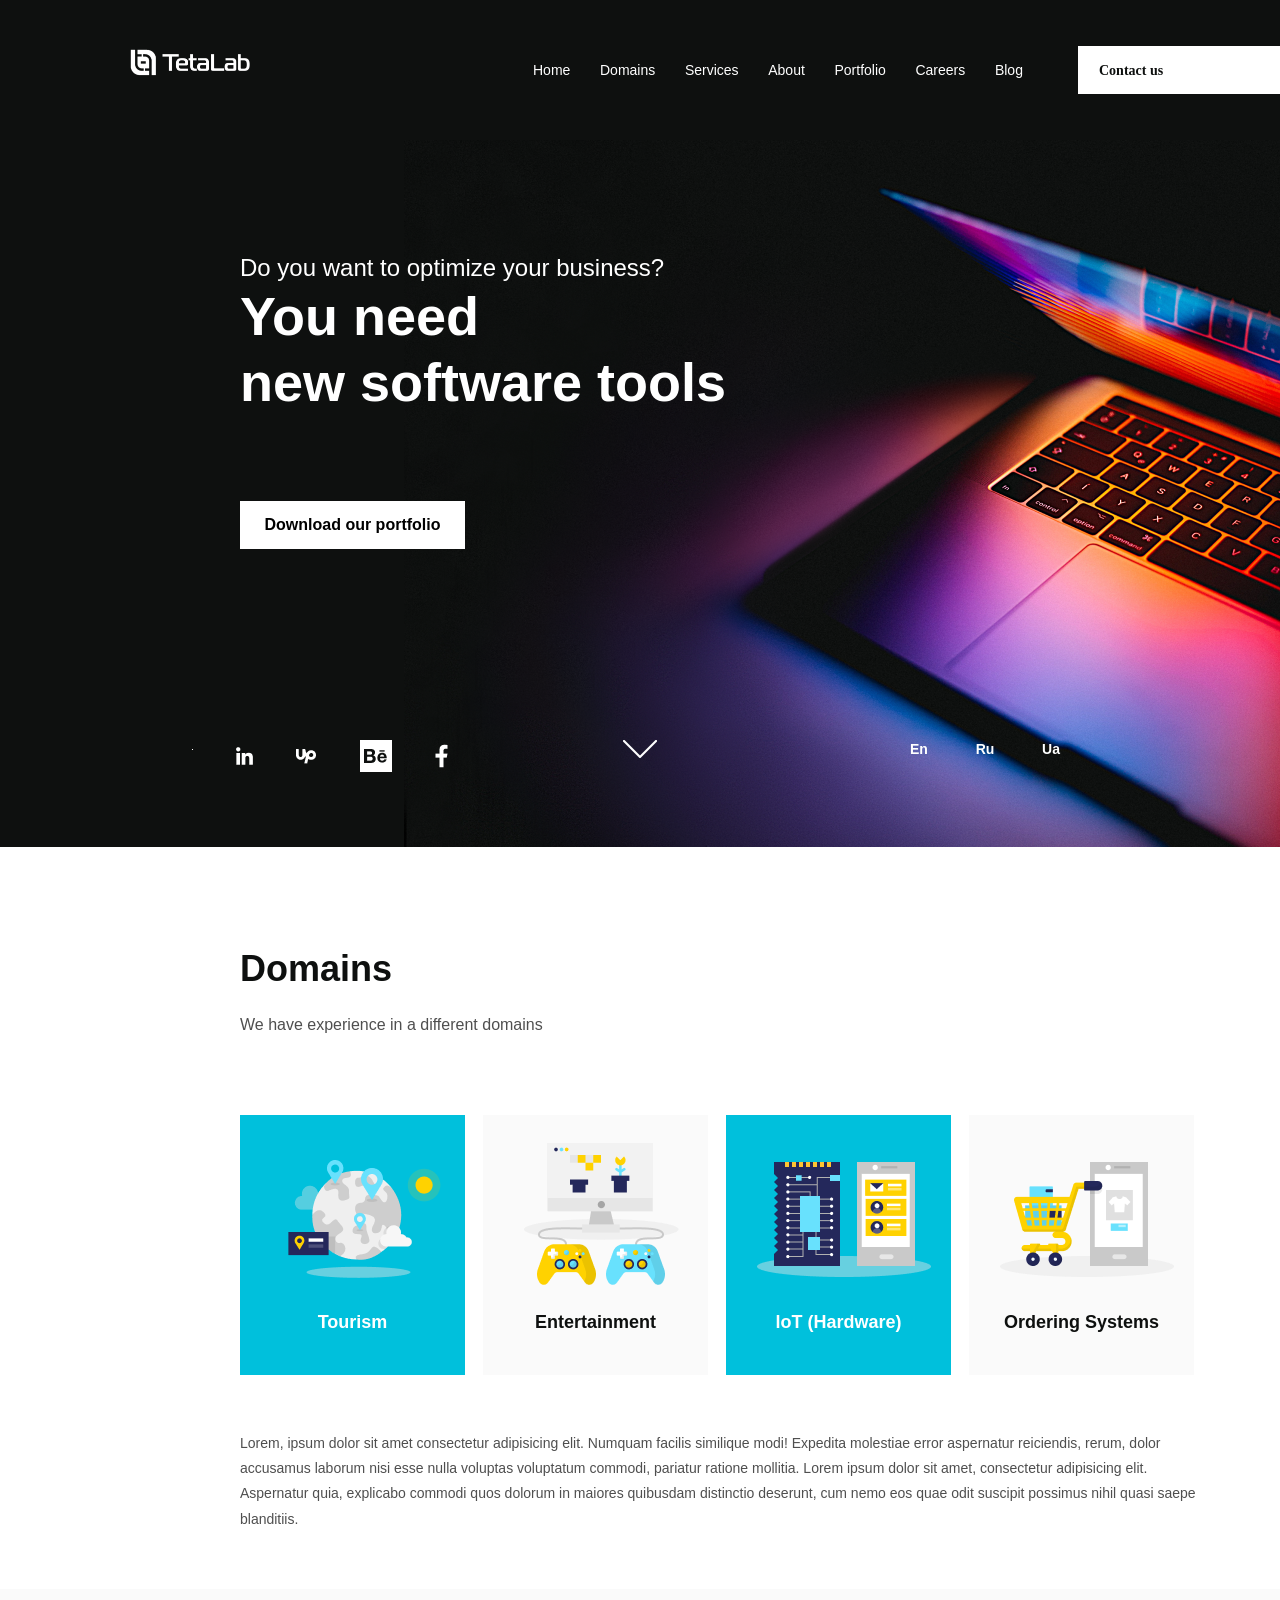
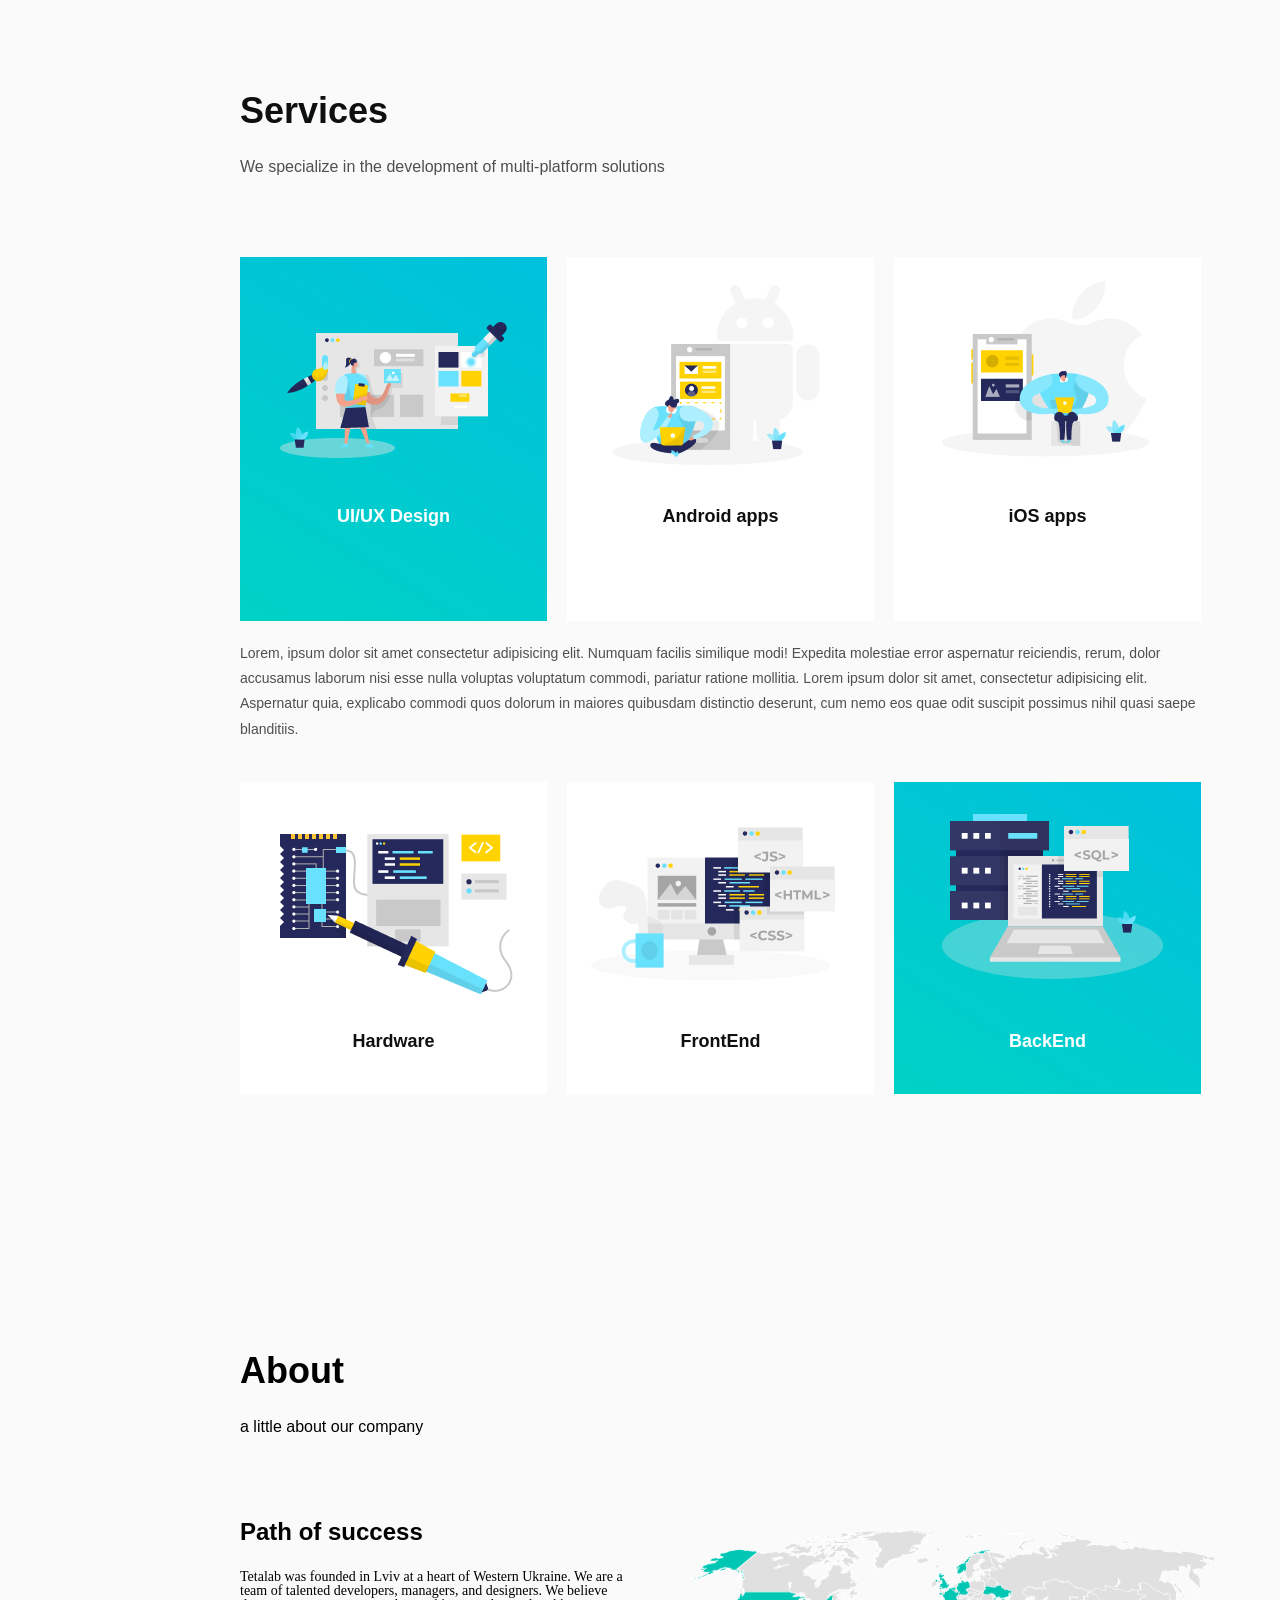
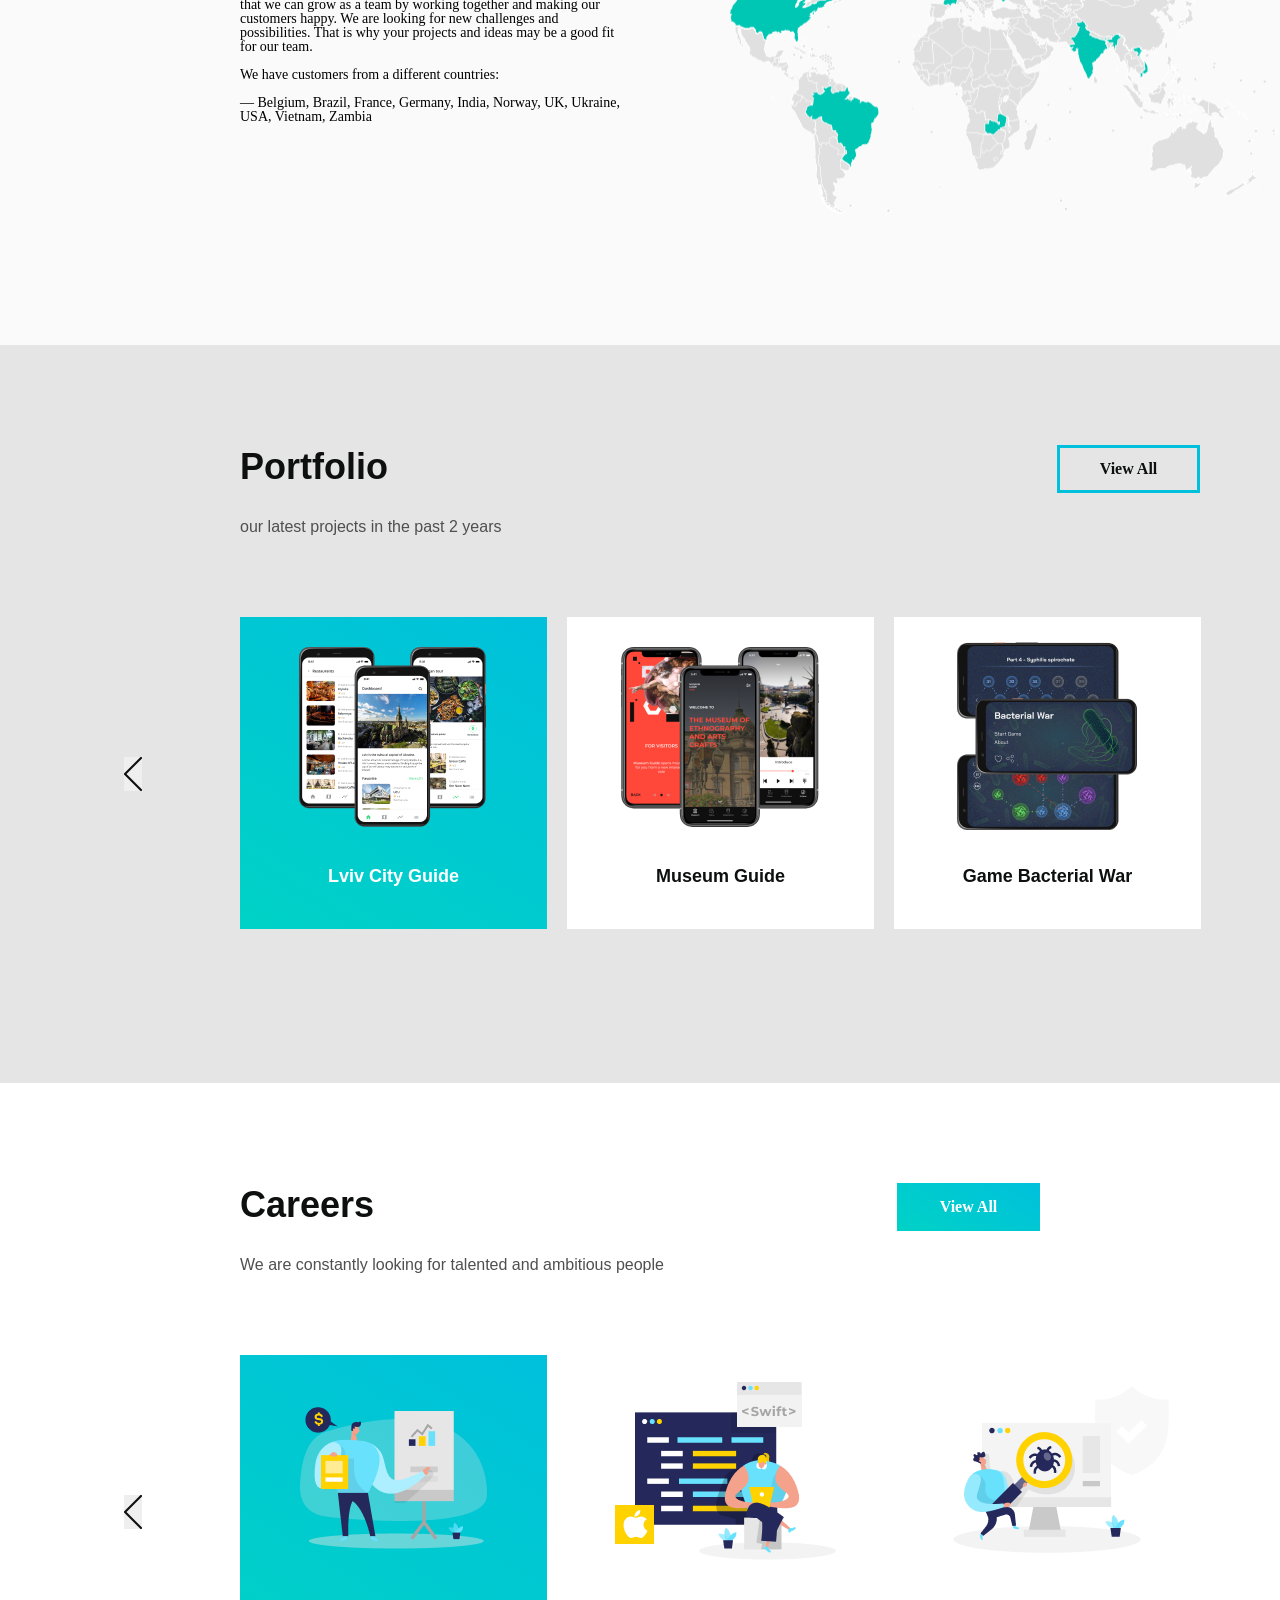
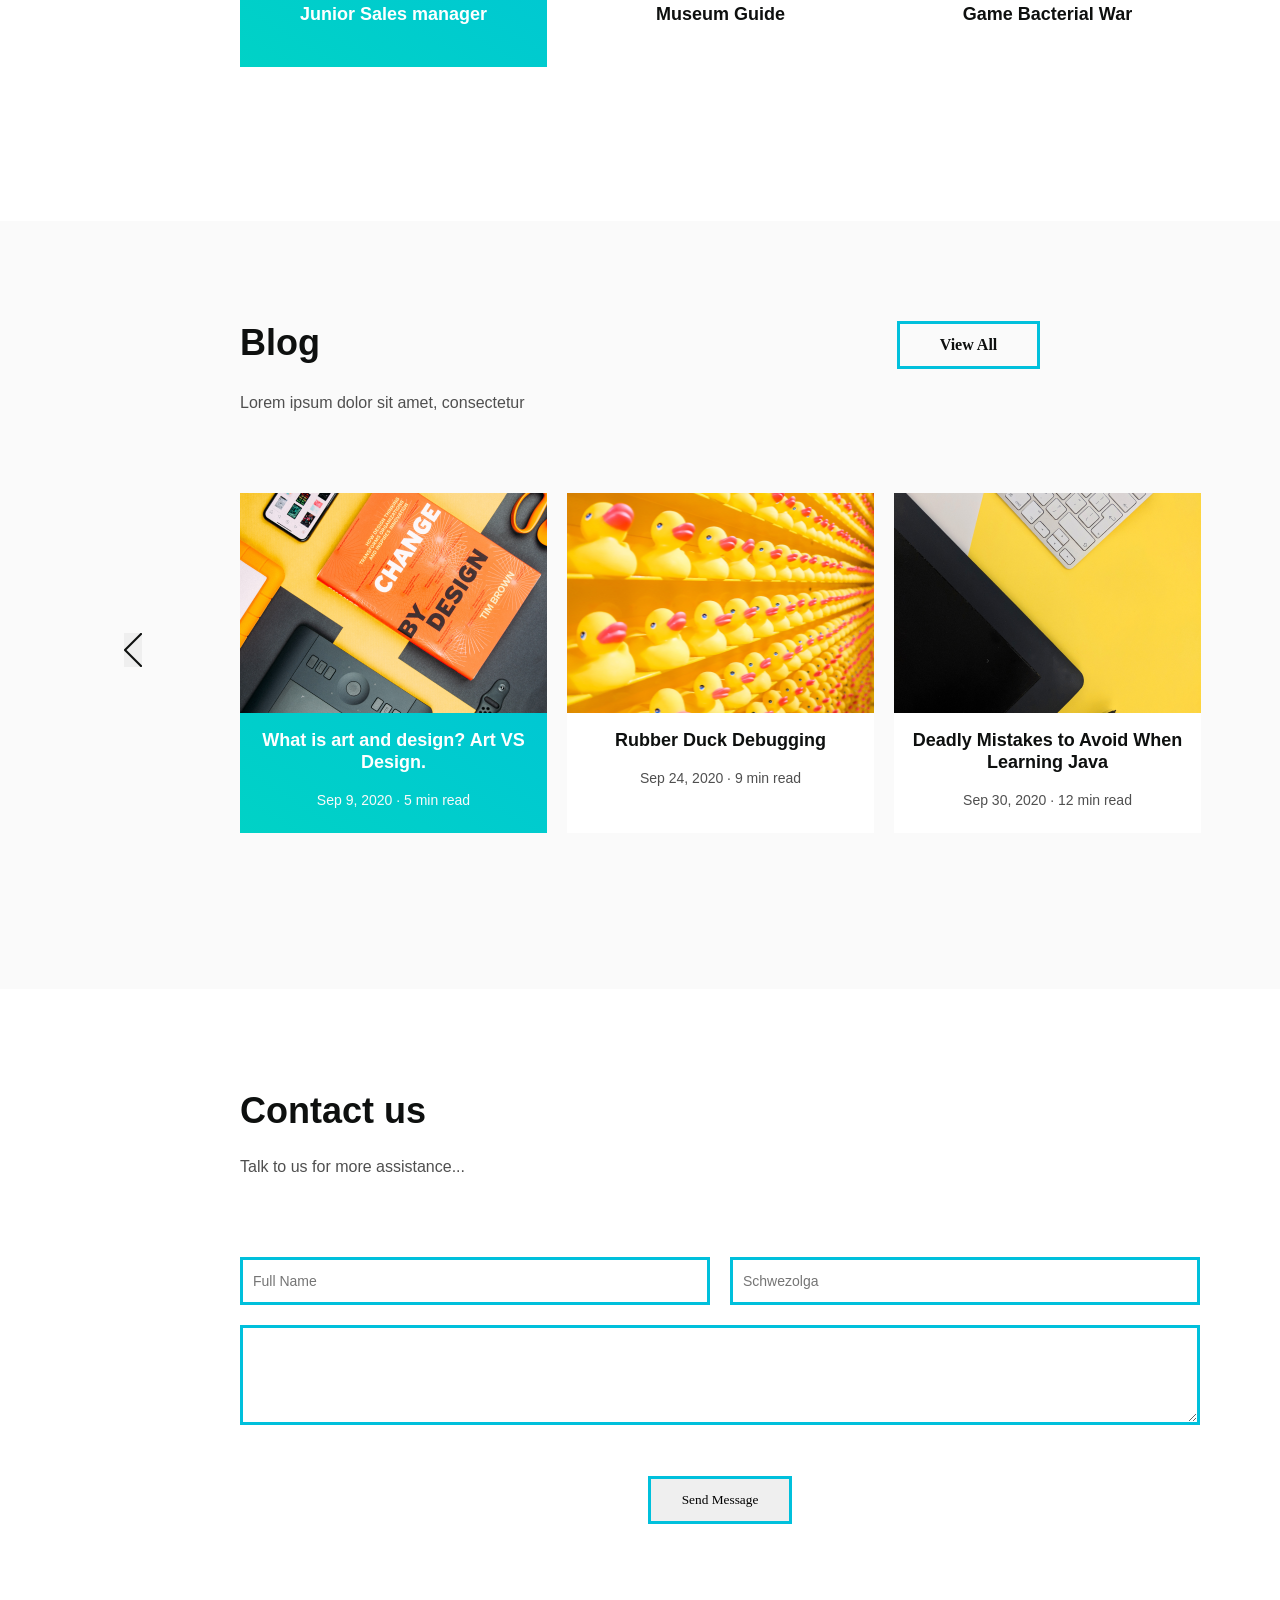
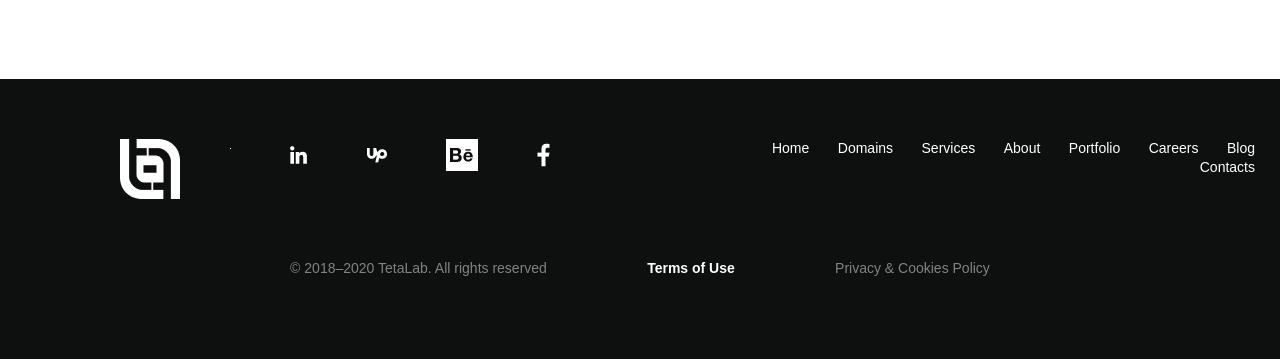
<file: index.html>
<!DOCTYPE html>
<html lang="en">
<head>
    <meta charset="UTF-8">
    <meta http-equiv="X-UA-Compatible" content="IE=edge">
    <meta name="viewport" content="width=device-width, initial-scale=1.0">
    <link rel="stylesheet" href="./css/style.css">
    <title>Tetalabs</title>
</head>
<body>
    <div class="tetalab-site">
        <div class="site">
            <div id="1" class="header-content">
                <div class="logo-site">
                    <a href="./index.html">
                       <img class="logo" src="./img/logo_TetaLab.jpg" alt="logo-site" >
                    </a>
                </div>
                <div class="flex-menu">
                    <nav class="menu-header">
                            <a class="menu-link" href="./img/logo_TetaLab.jpg">Home</a>
                            <a class="menu-link" href="https://google.com">Domains</a> 
                            <a class="menu-link" href="https://google.com">Services</a> 
                            <a class="menu-link" href="https://google.com">About</a> 
                            <a class="menu-link" href="https://google.com">Portfolio</a> 
                            <a class="menu-link" href="https://google.com">Careers</a> 
                            <a class="menu-link" href="https://google.com">Blog</a> 
                    </nav>
                </div>
                <div class="button-contactUS">
                    <button class="button-contact">Contact us</button>
                </div>
            </div>
            <div class="body-header">
                <div class="img-background">
                    <img class="img-background-d" src="./img/header.png" alt="">
                </div>
                <h2>Do you want to optimize your business?</h2>
                <h1>You need <p>new software tools</p></h1>
                <button class="button-download">Download our portfolio</button>
                
                <div class="flex-row-header">
                    <div class="flex-contact-with-us">
                        <div>
                            <a href="mailto:tetalabs@gmail.com">
                                <img src="./img/mail_header.png" alt="mail" >
                            </a>
                        </div>
                        <div>
                            <a href="https://www.linkedin.com/">
                                <img src="./img/in_header.png" alt="linkedin" >
                            </a>
                        </div>
                        <div>
                            <a href="./">
                                <img src="./img/up_header.png" alt="Up" >
                            </a>
                        </div>
                        <div class="block-white">
                            <a href="./">
                                <img src="./img/Vector.png" alt="Be" >
                            </a>
                        </div>
                        <div>
                            <a href="https://www.facebook.com/">
                                <img src="./img/f_header.png" alt="facebook" >
                            </a>
                        </div>
                    </div>
                    <div class="img-cnock-down">
                        <img src="./img/Vector 8.png" alt="down">
                    </div>
                    <div class="flex-lenguages">
                        <nav class="lenguages">
                            <a class="link-lenguages" href="./index.html">En</a>
                            <a class="link-lenguages" href="./">Ru</a>
                            <a class="link-lenguages" href="./">Ua</a>
                        </nav>
                    </div>
                </div>
            </div>
            <div  class="body-content">
                <div id="2" class="domains">
                    <div class="title title-domains">Domains</div>
                    <div class="text text-title-domains">
                        We have experience in a different domains
                    </div>
                    <div class="flex-domains">
                        <div class="domain-tourism">
                            <img class="img-tourism" src="./img/Domains/world_connection_ (1) 1.png" alt="img-tourism">
                            <p class="text-tourism">Tourism</p>
                        </div>
                        <div class="domain-entertainment">
                            <img class="img-entertainment" src="./img/Domains/battle 2.png" alt="img-entertainment">
                            <p class="text-entertainment">Entertainment</p>
                        </div>
                        <div class="domain-hardware">
                            <img class="img-dom-hardware" src="./img/Domains/Group 679.png" alt="img-dom-hardware">
                            <p class="text-dom-hardware">loT (Hardware)</p>
                        </div>
                        <div class="domain-systems">
                            <img class="img-systems" src="./img/Domains/Systems.png" alt="img-systems">
                            <p class="text-systems">Ordering Systems</p>
                        </div>
                    </div>
                    <p class="text-domains">
                        Lorem, ipsum dolor sit amet consectetur adipisicing elit. Numquam facilis similique modi! Expedita molestiae error aspernatur reiciendis, rerum, dolor accusamus laborum nisi esse nulla voluptas voluptatum commodi, pariatur ratione mollitia.
                        Lorem ipsum dolor sit amet, consectetur adipisicing elit. Aspernatur quia, explicabo commodi quos dolorum in maiores quibusdam distinctio deserunt, cum nemo eos quae odit suscipit possimus nihil quasi saepe blanditiis.
                    </p>
                </div>
                <div id="3" class="services">
                    <div class="title title-services">Services</div>
                    <div class="text text-title-services">
                        We specialize in the development of multi-platform solutions
                    </div>
                    <div class="flex-services">
                        <div class="services-uiux_design">
                            <img class="img-design" src="./img/Services/design.png" alt="img-design">
                            <img class="img-design-2" src="./img/Services/design-2.png" alt="img-design-2">
                            <p class="text-uiux_design">UI/UX Design</p>
                        </div>
                        <div class="services-android">
                            <img class="img-android" src="./img/Services/android.png" alt="img-android">
                            <p class="text-android">Android apps</p>
                        </div>
                        <div class="services-ios_apps">
                            <img class="img-ios_apps" src="./img/Services/ios_apps.png" alt="img-ios_apps">
                            <p class="text-ios_apps">iOS apps</p>
                        </div>
                    </div>
                    <p class="text-services">
                        Lorem, ipsum dolor sit amet consectetur adipisicing elit. Numquam facilis similique modi! Expedita molestiae error aspernatur reiciendis, rerum, dolor accusamus laborum nisi esse nulla voluptas voluptatum commodi, pariatur ratione mollitia.
                        Lorem ipsum dolor sit amet, consectetur adipisicing elit. Aspernatur quia, explicabo commodi quos dolorum in maiores quibusdam distinctio deserunt, cum nemo eos quae odit suscipit possimus nihil quasi saepe blanditiis.
                    </p>
                    <div class="flex-services-developers">
                        <div class="developer-hardware">
                            <img class="img-hardware" src="./img/Services/hardware.png" alt="img-hardware">
                            <p class="text-hardware">Hardware</p>
                        </div>
                        <div class="developer-frontend">
                            <img class="img-frontend" src="./img/Services/frontend.png" alt="img-frontend">
                            <p class="text-frontend">FrontEnd</p>
                        </div>
                        <div class="developer-backend">
                            <img class="img-backend" src="./img/Services/backend.png" alt="img-beckend">
                            <p class="text-backend">BackEnd</p>
                        </div>
                    </div>
                </div>
                <div id="4" class="about">
                    <div class="absolute-about-text">
                        <div class="title-about">About</div>
                        <div class="text-title-about"> a little about our company</div>
                        <div class="subtitle-about">Path of success</div>
                        <div class="text-subtitle-about">
                            <p>
                                Tetalab was founded in Lviv at a heart of Western Ukraine. We are a team of talented developers, managers, and designers. We believe that we can grow as a team by working together and making our customers happy. We are looking for new challenges and possibilities. That is why your projects and ideas may be a good fit for our team.
                            </p>
                            <br/>
                            <p>
                                We have customers from a different countries:
                            </p>
                            <br/>
                            <p>
                                — Belgium, Brazil, France, Germany, India, Norway, UK, Ukraine, USA, Vietnam, Zambia
                            </p>
                        </div>
                    </div>
                        <div class="photo-about">
                            <img class="img-earth-about" src="./img/earth-about.png" alt="img-earth">
                        </div>
                </div>
                <div id="5" class="portfolio">
                    <div class="flex-header-portfolio">
                        <div class="title-portfolio">Portfolio</div>
                        <button class="button-portfolio" > View All</button>
                    </div>
                    <div class="text-portfolio">
                        our latest projects in the past 2 years
                    </div>
                    <button class="left-roll-button-portfolio">
                        <img src="./img/left_button-roll.png" alt="">
                    </button>
                    <button class="right-roll-button-portfolio">
                        <img src="./img/right_button_roll.png" alt="">
                    </button>
                    <div class="flex-portfolio">
                        <div class="portfolio-1">
                            <img class="img-portfolio-1" src="./img/portfolio/lviv_city_guide.png" alt="img-portfolio-1">
                            <div class="text-portfolio-1">Lviv City Guide</div>
                        </div>
                        <div class="portfolio-2">
                            <img class="img-portfolio-2" src="./img/portfolio/museum_guide.png" alt="img-portfolio-2">
                            <div class="text-portfolio-2">Museum Guide</div>
                        </div>
                        <div class="portfolio-3">
                            <img class="img-portfolio-3" src="./img/portfolio/game_bacterial_war.png" alt="img-portfolio-3">
                            <div class="text-portfolio-3">Game Bacterial War</div>
                        </div>
                    </div>
                </div>
                <div id="6" class="careers">
                    <div class="flex-header-careers">
                        <div class="title-careers">Careers</div>
                        <button class="button-careers" > View All</button>
                    </div>
                    <div class="text-careers">
                        We are constantly looking for talented and ambitious people
                    </div>
                    <button class="left-roll-button-careers">
                        <img src="./img/left_button-roll.png" alt="">
                    </button>
                    <button class="right-roll-button-careers">
                        <img src="./img/right_button_roll.png" alt="">
                    </button>
                    <div class="flex-careers">
                        <div class="careers-1">
                            <img class="img-careers-1" src="./img/Careers/junior_sales_developer.png" alt="img-careers-1">
                            <div class="text-careers-1">Junior Sales manager</div>
                        </div>
                        <div class="careers-2">
                            <img class="img-careers-2" src="./img/Careers/junior_ios_developer.png" alt="img-careers-2">
                            <div class="text-careers-2">Museum Guide</div>
                        </div>
                        <div class="careers-3">
                            <img class="img-careers-3" src="./img/Careers/junior_qa_engineer.png" alt="img-careers-3">
                            <div class="text-careers-3">Game Bacterial War</div>
                        </div>
                    </div>
                </div>
                <div id="7" class="blog">
                    <div class="flex-header-blog">
                        <div class="title-blog">Blog</div>
                        <button class="button-blog" > View All</button>
                    </div>
                    <div class="text-blog">
                        Lorem ipsum dolor sit amet, consectetur 
                    </div>
                    <button class="left-roll-button-blog">
                        <img src="./img/left_button-roll.png" alt="">
                    </button>
                    <button class="right-roll-button-blog">
                        <img src="./img/right_button_roll.png" alt="">
                    </button>
                    <div class="flex-blog">
                        <div class="blog-1">
                            <img class="img-blog-1" src="./img/Blog/Art_design.png" alt="img-blog-1">
                            <div class="title-blog-1">
                                What is art and design? Art VS Design.
                            </div>
                            <div class="text-blog-1">Sep 9, 2020 · 5 min read</div>
                        </div>
                        <div class="blog-2">
                            <img class="img-blog-2" src="./img/Blog/rubber-duck.png" alt="img-blog-2">
                            <div class="title-blog-2">
                                Rubber Duck Debugging
                            </div>
                            <div class="text-blog-2">Sep 24, 2020 · 9 min read</div>
                        </div>
                        <div class="blog-3">
                            <img class="img-blog-3" src="./img/Blog/deadly_mistakes.png" alt="img-blog-3">
                            <div class="title-blog-3">
                                Deadly Mistakes to Avoid When Learning Java
                            </div>
                            <div class="text-blog-3">Sep 30, 2020 · 12 min read</div>
                        </div>
                    </div>
                </div>
                <div id="8" class="contacts">
                    <div class="title-contacts">
                        Contact us
                    </div>
                    <div class="text-contacts">Talk to us for more assistance...</div>
                    <div class="flex-form-contacts">
                        <input class="full-name-contacts" 
                            placeholder="Full Name" tabindex="1" type="text">
                        <input class="content-form-contacts" 
                            placeholder="Schwezolga" tabindex="2" type="text">
                    </div>
                    <textarea class="message-form-contacts"
                        placeholder="Message" tabindex="3" type="text">
                    </textarea>
                    <br/>
                    <button class="send-message" tabindex="4">Send Message</button>
                </div>
            </div>
            <div class="footer-site">
                <div class="flex-footer">
                    <div class="logo-footer">
                        <img src="./img/logo-footer.png" alt="">
                    </div>
                    <div class="contacts-with-us-footer">
                        <div class="flex-contacts-with-us-footer">
                            <div>
                                <a href="mailto:tetalabs@gmail.com">
                                    <img src="./img/mail_header.png" alt="mail" >
                                </a>
                            </div>
                            <div>
                                <a href="https://www.linkedin.com/">
                                    <img src="./img/in_header.png" alt="linkedin" >
                                </a>
                            </div>
                            <div>
                                <a href="./">
                                    <img src="./img/up_header.png" alt="Up" >
                                </a>
                            </div>
                            <div class="block-white">
                                <a href="./">
                                    <img src="./img/Vector.png" alt="Be" >
                                </a>
                            </div>
                            <div>
                                <a href="https://www.facebook.com/">
                                    <img src="./img/f_header.png" alt="facebook" >
                                </a>
                            </div>
                        </div>
                    </div>
                    <nav class="menu-footer">
                        <a class="menu-link-footer" href="./img/logo_TetaLab.jpg">Home</a>
                        <a class="menu-link-footer" href="https://google.com">Domains</a> 
                        <a class="menu-link-footer" href="https://google.com">Services</a> 
                        <a class="menu-link-footer" href="https://google.com">About</a> 
                        <a class="menu-link-footer" href="https://google.com">Portfolio</a> 
                        <a class="menu-link-footer" href="https://google.com">Careers</a> 
                        <a class="menu-link-footer" href="https://google.com">Blog</a> 
                        <a class="menu-link-footer" href="https://google.com">Contacts</a> 
                    </nav>
                </div>
                <div class="flex-aboutcookies-footer">
                    <div class="text-reserve-footer">
                        © 2018–2020 TetaLab. All rights reserved  
                    </div>
                    <div class="text-terms-footer">Terms of Use</div>
                    <div class="text-cookies-footer">Privacy & Cookies Policy</div>
                </div>
            </div>
        </div>
    </div>
</body>
</html>
</file>
<file: css/style.css>
*{padding: 0;margin: 0;border: 0;}
*,*:before,*:after{-moz-box-sizing: border-box;-webkit-box-sizing: border-box;box-sizing: border-box;}
:focus,:active{outline: none;}
a:focus,a:active{outline: none;}
nav,footer,header,aside{display: block;}
html,body{height:100%;width:100%;font-size:100%;line-height:1;font-size:14px;-ms-text-size-adjust:100%;-moz-text-size-adjust:100%;-webkit-text-size-adjust:100%;}
input,button,textarea{font-family:inherit;}
input::-ms-clear{display: none;}
button{cursor: pointer;}
button::-moz-focus-inner{padding:0;border:0;}
a,a:visited{text-decoration: none;}
a:hover{text-decoration: none;}
img{vertical-align: top;}
h1,h2,h3,h4,h5,h6{font-size:inherit;font-weight: inherit;}
@import url('https://fonts.googleapis.com/css2?family=Source+Sans+Pro:ital,wght@0,200;0,300;0,400;0,600;0,700;0,900;1,200;1,300;1,400;1,600;1,700;1,900&display=swap');
@import url('https://fonts.googleapis.com/css2?family=Montserrat:ital,wght@0,100;0,200;0,500;0,600;0,700;0,900;1,100;1,200;1,300;1,500;1,900&family=Source+Sans+Pro:ital,wght@0,200;0,300;0,400;0,600;0,700;0,900;1,200;1,300;1,400;1,600;1,700;1,900&display=swap');
.site{
    max-width: 1440px;
    
}
/*  HEADER */
.header-content{
    background:  #0E100F;
    height: 140px;
    display: flex;
    flex-direction: row; 
    align-items: center;  
}
.logo-site{
    padding-left: 120px;
    padding-bottom: 20px;
    align-items: center;
    flex: 1 1 auto;
}
.logo{
    width: 140.5px;
    height: 36px;
}
.flex-menu{ 
    width: 545px;
    color: #FFFFFF;
}
.menu-header{
    display: flex;
    font-size: 14px;
    line-height: 18px;
    align-items: center;
    text-align: right;
    justify-content: space-between;
}
.menu-header a{
    font-family: "Source Sans Pro", sans-serif;
    font-style: normal;
    color:#FFFFFF;
    font-weight: 400;
    position:relative;
}
.menu-header:last-child{
    padding-right: 40px;
}
.menu-link{
    padding-right:15px;
}
.menu-link::before{
    content: "";
    width: 40%;
    height: 2px;
    background-color: #FFFFFF;
    position: absolute;
    left:0 ;
    bottom: -5px; 
    border-radius: 2px;
    transform: scale(0);
}
.menu-header a:hover{
    font-weight: 700;
}
.menu-header a:hover::before{
    transform: scale(1);
}
.button-contactUS{
    width: 202px;
    height: 48px;
    background-color: #FFFFFF;
    border: 1px solid #FFFFFF;
    align-items: center;
    padding: 15px 10px 30px 20px;
}
.button-contact{
    background-color: #FFFFFF;
    font-family: 'Source Sans Pro';
    font-style: normal;
    font-weight: 600;
    font-size: 14px;
    line-height: 18px;
    color: #0E100F;
}
/* END  HEADER */
/*BODY HEADER*/
.body-header{
    overflow: hidden;
    height: 707px;
    background-color: #0E100F;
    /*background-image: url(/img/header-background.png);
    background-repeat: no-repeat;
    background-position: 100% 100%;*/
}
.img-background{
    display: flex;
    justify-content: right;
}
.img-background-d{
    position: absolute;
    overflow: hidden;
}
h2{
    position: absolute;
    font-family: "Source Sans Pro", sans-serif;
    font-style: normal;
    font-weight: 500;
    font-size: 24px;
    line-height: 123.4%;
    color: #FFFFFF;
    padding-left: 240px;
    padding-top: 113px;
}
h1{
    position: absolute;
    font-family: "Montserrat", sans-serif;
    font-style: normal;
    font-weight: 900;
    font-size: 54px;
    line-height: 123.4%;
    color: #FFFFFF;
    width: 900px;
    height: 122px;
    padding-left:240px;
    padding-top: 143px;
}
.button-download{
    position: absolute;
    background-color: #FFFFFF;
    height: 48px ;
    width: 225px;
    margin-left: 240px;
    margin-top: 361px;
    font-family: "Source Sans Pro", sans-serif;
    font-style: normal;
    font-weight: 700;
    font-size: 16px;
    line-height: 20px;
}
.flex-row-header{
    
    display: flex;
    flex-direction: row;
    justify-content: space-around;
    margin-top: 600px;
}
.block-white{
    background-color: #FFFFFF;
    height: 32px;
    width: 32px;
    display: flex;
    justify-content: center;
    align-items: center;
}

.flex-contact-with-us{
    position: relative;
    display: flex;
    flex-direction: row;
    width: 300px;
    height: 32px;
    justify-content: space-around;
    align-items: center;
    margin-left: -50px;  
}
.img-cnock-down{
    position: absolute;
}
.flex-lenguages{
    width: 150px;
    color:#FFFFFF;
}
.lenguages {
    display: flex;
    justify-content: space-between;
    font-family: "Source Sans Pro", sans-serif;
    font-style: normal;
    font-weight: 700;
    font-size: 14px;
    line-height: 18px;
    align-items: center;
    text-align: right;
}
.lenguages a{
    position:relative;
    color:#FFFFFF;
    
}
.link-lenguages::before{
    content: "";
    width: 100%;
    height: 2px;
    background-color: #FFFFFF;
    position: absolute;
    left:0;
    bottom: -3px; 
    border-radius: 2px;
    transform: scale(0);
}
.lenguages a:hover::before{
    transform: scale(1);
}
/* END BODY HEADER*/

/*BODY Content Domains*/
.domains{
    max-width: 1440px;
    height: 742px;
}
.title-domains{
    font-family: "Montserrat", sans-serif;
    font-style: normal;
    font-weight: 900;
    font-size: 36px;
    line-height: 123.4%;
    padding-top:100px;
    padding-left: 240px;
    color: #0E100F;
}
.text-title-domains{
    font-family: "Source Sans Pro", sans-serif;
    font-style: normal;
    font-weight: 400;
    font-size: 16px;
    line-height: 123.4%;
    color:#4F4F4F;
    padding-top: 24px;
    padding-left: 240px;
}
.flex-domains{
    display: flex;
    flex-direction: row;
    width: 160;
    padding-left: 240px;
    padding-top: 80px;
}
.domain-tourism, .domain-entertainment, .domain-hardware, .domain-systems {
    width: 225px;
    height: 260px;
    background-color: #00C0DC;
    color:#FFFFFF;
    font-family: 'Source Sans Pro';
    font-style: normal;
    font-weight: 700;
    font-size: 18px;
    line-height: 123.4%;
    margin-left: 9px;
    margin-right: 9px;
    flex: 0 0 auto;
}
.domain-entertainment, .domain-systems{
    background: #FAFAFA;
}
.img-tourism, .img-entertainment, .img-dom-hardware, .img-systems {
    padding-top: 24px;
    padding-left: 18px;
}
.domain-tourism{
    margin-left: 0px;
}
.domain-systems{
    margin-right: 0px;
}
.text-tourism, .text-entertainment, .text-dom-hardware, .text-systems{
    color:#FFFFFF;
    font-family: "Source Sans Pro", sans-serif;
    font-style: normal;
    font-weight: 700;
    font-size: 18px;
    line-height: 123.4%;
    padding-top: 22px;
    text-align: center;
}
.text-entertainment, .text-systems{
    color:#0E100F;
}
.text-domains{
    width: 960px;
    margin-top: 56px;
    margin-left: 240px;
    font-family: "Source Sans Pro", sans-serif;
    font-style: normal;
    font-weight: 400;
    font-size: 14px;
    line-height: 180%;
    color: #4F4F4F;
}
/* END BODY Content Domains*/
/* BODY Content Services*/
.services{
background: #FAFAFA;
max-width: 1440px;
height: 1260px;
}
.title-services{
    font-family: "Montserrat", sans-serif;
    font-style: normal;
    font-weight: 900;
    font-size: 36px;
    line-height: 123.4%;
    padding-top:100px;
    padding-left: 240px;
    color: #0E100F;
}
.text-title-services{
    font-family: "Source Sans Pro", sans-serif;
    font-style: normal;
    font-weight: 400;
    font-size: 16px;
    line-height: 123.4%;
    color:#4F4F4F;
    padding-top: 24px;
    padding-left: 240px;
}
.flex-services{
    display: flex;
    flex-direction: row;
   
    padding-left: 240px;
    padding-top: 80px;
}
.services-uiux_design, .services-android, .services-ios_apps{
    width: 307px;
    height: 364px;
    background: linear-gradient(211.44deg, #00C0DC 0%, #00D2C6 100%);
    color:#FFFFFF;
    font-family: 'Source Sans Pro';
    font-style: normal;
    font-weight: 700;
    font-size: 18px;
    line-height: 123.4%;
    margin-left: 10px;
    margin-right: 10px;
    flex: 0 0 auto;
}
.services-android, .services-ios_apps{
    background: #FFFFFF;
}
.services-uiux_design{
    margin-left: 0px;
}
.services-ios_apps{
    margin-right: 0px;
}
.img-design-2{
    position: absolute;
    padding-top: 64px;
    padding-left: 225px;
}
.img-design, .img-android, .img-ios_apps{
    position: absolute;
    padding-left: 24px;
    padding-top: 24px;
}
.text-uiux_design, .text-android, .text-ios_apps{
    color:#FFFFFF;
    font-family: "Source Sans Pro", sans-serif;
    font-style: normal;
    font-weight: 700;
    font-size: 18px;
    line-height: 123.4%;
    padding-top: 248px;
    text-align: center;
}
.text-android, .text-ios_apps{
    color: #0E100F;
}
.text-services{
    width: 960px;
    margin-top: 20px;
    margin-left: 240px;
    font-family: "Source Sans Pro", sans-serif;
    font-style: normal;
    font-weight: 400;
    font-size: 14px;
    line-height: 180%;
    color: #4F4F4F;
}
.flex-services-developers{
    display: flex;
    flex-direction: row;
    padding-left: 240px;
    padding-top: 40px;
   
}
.developer-hardware, 
.developer-frontend,
.developer-backend{
    width: 307px;
    height: 312px;
    margin-left:10px;
    margin-right: 10px;
    background: #FFFFFF;
    flex: 0 0 auto;
}
.developer-hardware{
    margin-left: 0px;
}
.developer-backend{
    background: linear-gradient(211.44deg, #00C0DC 0%, #00D2C6 100%);
    margin-right: 0px;
}
.img-hardware, 
.img-frontend, .img-backend{
    position: absolute;
    padding-left: 24px;
    padding-top: 24px;
}
.text-hardware, 
.text-frontend, .text-backend{
    color: #0E100F;
    font-family: "Source Sans Pro", sans-serif;
    font-style: normal;
    font-weight: 600;
    font-size: 18px;
    line-height: 23px;
    padding-top: 248px;
    text-align: center;
}
.text-backend{
    color:#FFFFFF;
}
/* END BODY Content Services*/
/* BODY Content About*/
.about{
    max-width: 1440;
    background: #FAFAFA;
    height: 696px;
}
.absolute-about-text{
    position: absolute;
}
.title-about{
    font-family: "Montserrat", sans-serif;
    font-style: normal;
    font-weight: 900;
    font-size: 36px;
    line-height: 123.4%;
    padding-top: 100px;
    margin-left: 240px;
}
.text-title-about{
    margin-top:24px;
    margin-left: 240px;
    font-family: "Source Sans Pro", sans-serif;
    font-style: normal;
    font-weight: 400;
    font-size: 16px;
    line-height: 123.4%;
}
.subtitle-about{
    margin-top: 80px;
    margin-left: 240px;
    font-family: "Source Sans Pro", sans-serif;
    font-style: normal;
    font-weight: 600;
    font-size: 24px;
    line-height: 123.4%;
}
.text-subtitle-about{
    margin-top: 24px;
    margin-left: 240px;
    width: 390px;
}
.img-earth-about{
    width: 589px;
    height: 285px;
    margin-left: 690px;
    margin-top: 281px;
}
/* END BODY Content About*/
/* BODY Content Portfolio*/
.portfolio{
    background: #E5E5E5; 
    max-width: 1440px;
    height: 738px;
    position: absolute;
}
.flex-header-portfolio{
    display: flex;
    flex-direction: row;
    justify-content: space-between;
    margin-top: 100px;
    margin-right: 240px;
    margin-left: 240px;
}
.button-portfolio{
    width: 143px;
    height: 48px;
    border: 3px solid #00C0DC;
    color: #0E100F;
    background: #E5E5E5; 
    font-family: 'Source Sans Pro';
    font-style: normal;
    font-weight: 600;
    font-size: 16px;
    line-height: 20px;
    align-items: center;
    text-align: center;  
}
.title-portfolio{
    font-family: 'Montserrat', sans-serif;
    font-style: normal;
    font-weight: 900;
    font-size: 36px;
    line-height: 123.4%;
    color: #0E100F;
    }
.text-portfolio{
    color: #4F4F4F;
    font-family: 'Source Sans Pro', sans-serif;
    font-style: normal;
    font-weight: 400;
    font-size: 16px;
    line-height: 123.4%;
    margin-left: 240px;
    padding-top: 24px;
}
.left-roll-button-portfolio {
    position: absolute;
    margin-left: 124px;
    margin-top: 220px;
}
.right-roll-button-portfolio{
    position: absolute;
    margin-left: 1300px;
    margin-top: 220px;
}
.flex-portfolio{
    display: flex;
    flex-direction: row;
    margin-left: 240px;
    margin-top:  80px;
    margin-right: 240px;
    justify-content: space-between;
    
}
.portfolio-1,
.portfolio-2,
.portfolio-3{
    width: 307px;
    height: 312px;
    background: #FFFFFF;
    margin-left: 10px;
    margin-right: 10px;
    flex: 0 0 auto;
}
.portfolio-1{
    margin-left: 0px;
    background: linear-gradient(211.44deg, #00C0DC 0%, #00D2C6 100%);
}
.portfolio-3{
    margin-right: 0px;
}
.img-portfolio-1,
.img-portfolio-2,
.img-portfolio-3{
    margin-left: 24px;
    margin-top: 24px;
}
.text-portfolio-1,
.text-portfolio-2,
.text-portfolio-3{
    margin-top: 32px; 
    color: #0E100F;
    font-family: 'Source Sans Pro', sans-serif;
    font-style: normal;
    font-weight: 600;
    font-size: 18px;
    line-height: 123.4%;
    text-align: center;
}
.text-portfolio-1{
    color: #FFFFFF;
}
/* END BODY Content Portfolio*/
/* BODY Content Careers*/
.careers{
    margin-top:738px;
    max-width: 1440px;
    height: 738px;
    background: #FFFFFF;
}
.flex-header-careers{
    padding-left: 240px;
    padding-right: 240px;
    padding-top: 100px; 
    display: flex;
    justify-content: space-between;
}
.title-careers{
    font-family: 'Montserrat', sans-serif;
    font-style: normal;
    font-weight: 900;
    font-size: 36px;
    line-height: 123.4%;
    color: #0E100F;
}
.button-careers{
    width: 143px;
    height: 48px;
    color: #FFFFFF;
    background: linear-gradient(211.44deg, #00C0DC 0%, #00D2C6 100%);
    font-family: 'Source Sans Pro';
    font-style: normal;
    font-weight: 600;
    font-size: 16px;
    line-height: 20px;
    align-items: center;
    text-align: center;  
}
.text-careers{
    color: #4F4F4F;
    font-family: 'Source Sans Pro', sans-serif;
    font-style: normal;
    font-weight: 400;
    font-size: 16px;
    line-height: 123.4%;
    margin-left: 240px;
    padding-top: 24px;
}
.left-roll-button-careers {
    position: absolute;
    margin-left: 124px;
    margin-top: 220px;
}
.right-roll-button-careers{
    position: absolute;
    margin-left: 1300px;
    margin-top: 220px;
}
.flex-careers{
    display: flex;
    flex-direction: row;
    margin-left: 240px;
    margin-top:  80px;
    margin-right: 240px;
    justify-content: space-between;
}
.careers-1,
.careers-2,
.careers-3{
    width: 307px;
    height: 312px;
    background: #FFFFFF;
    margin-left: 10px;
    margin-right: 10px;
    flex: 0 0 auto;
}
.careers-1{
    margin-left: 0px;
    background: linear-gradient(211.44deg, #00C0DC 0%, #00D2C6 100%);
}
.careers-3{
    margin-right: 0px;
}
.img-careers-1,
.img-careers-2,
.img-careers-3{
    margin-left: 24px;
    margin-top: 24px;
}
.text-careers-1,
.text-careers-2,
.text-careers-3{
    margin-top: 32px; 
    color: #0E100F;
    font-family: 'Source Sans Pro', sans-serif;
    font-style: normal;
    font-weight: 600;
    font-size: 18px;
    line-height: 123.4%;
    text-align: center;
}
.text-careers-1{
    color: #FFFFFF;
}
/* END BODY Content Careers*/
/* BODY Content Blog*/
.blog{
    background: #FAFAFA;
    max-width: 1440px;
    height: 768px;
}
.flex-header-blog{
    padding-left: 240px;
    padding-right: 240px;
    padding-top: 100px; 
    display: flex;
    justify-content: space-between;
}
.title-blog{
    font-family: 'Montserrat', sans-serif;
    font-style: normal;
    font-weight: 900;
    font-size: 36px;
    line-height: 123.4%;
    color: #0E100F;
}
.button-blog{
    width: 143px;
    height: 48px;
    color: #0E100F;
    border: 3px solid #00C0DC;
    background: #FAFAFA;
    font-family: 'Source Sans Pro';
    font-style: normal;
    font-weight: 600;
    font-size: 16px;
    line-height: 20px;
    align-items: center;
    text-align: center;  
}
.text-blog{
    color: #4F4F4F;
    font-family: 'Source Sans Pro', sans-serif;
    font-style: normal;
    font-weight: 400;
    font-size: 16px;
    line-height: 123.4%;
    margin-left: 240px;
    padding-top: 24px;
}
.left-roll-button-blog {
    position: absolute;
    margin-left: 124px;
    margin-top: 220px;
}
.right-roll-button-blog{
    position: absolute;
    margin-left: 1300px;
    margin-top: 220px;
}
.flex-blog{
    display: flex;
    flex-direction: row;
    margin-left: 240px;
    margin-top:  80px;
    margin-right: 240px;
    justify-content: space-between;
}
.blog-1,
.blog-2,
.blog-3{
    width: 307px;
    height: 340px;
    background: #FFFFFF;
    margin-left: 10px;
    margin-right: 10px;
    flex: 0 0 auto;
}
.blog-1{
    margin-left: 0px;
    background: linear-gradient(211.44deg, #00C0DC 0%, #00D2C6 100%);
}
.blog-3{
    margin-right: 0px;
}
.img-blog-1,
.img-blog-2,
.img-blog-3{
width: 100%;
height: 220px;
}
.title-blog-1,
.title-blog-2,
.title-blog-3{
    margin-top: 16px; 
    color: #0E100F;
    font-family: 'Source Sans Pro', sans-serif;
    font-style: normal;
    font-weight: 700;
    font-size: 18px;
    line-height: 123.4%;
    text-align: center;
}
.title-blog-1{
    color: #FFFFFF;
}
.text-blog-1,
.text-blog-2,
.text-blog-3{
    margin-top: 16px; 
    color: #4F4F4F;
    font-family: 'Source Sans Pro', sans-serif;
    font-style: normal;
    font-weight: 400;
    font-size: 14px;
    line-height: 170%;
    text-align: center;
}
.text-blog-1{
    color: #FAFAFA;
}
/* END BODY Content Blog*/
/* BODY Content Contacts*/
.contacts{
  height: 690px;
  background: #FFFFFF;
  padding-left: 240px;
  padding-top: 100px;
  padding-right: 240px;
}
.title-contacts{
    font-family: 'Montserrat', sans-serif;
    font-style: normal;
    font-weight: 900;
    font-size: 36px;
    line-height: 123.4%;
    color: #0E100F;
}
.text-contacts{
    color: #4F4F4F;
    font-family: 'Source Sans Pro', sans-serif;
    font-style: normal;
    font-weight: 400;
    font-size: 16px;
    line-height: 123.4%;
    padding-top: 24px;
}
.flex-form-contacts{
    padding-top: 80px;
    display: flex;
    flex-direction: row;
    justify-content: space-between;
}
.full-name-contacts,
.content-form-contacts{
    flex: 0 0 auto;
    width:  470px;
    height: 48px;
    border: 3px solid #00C0DC;
    padding-left: 10px;
    font-family: 'Source Sans Pro', sans-serif;
    font-style: normal;
    font-weight: 400;
    font-size: 14px;
    line-height: 123.4%;
    color: #828282;
}
.full-name-contacts{
    margin-right: 20px;
}
.message-form-contacts{
    margin-top: 20px;
    flex: 0 0 auto;
    width:  960px;
    height: 100px;
    border: 3px solid #00C0DC;
    font-family: 'Source Sans Pro', sans-serif;
    font-style: normal;
    font-weight: 400;
    font-size: 14px;
    line-height: 123.4%;
}
.send-message{
    position:absolute;
    margin-top: 48px;
    margin-left: 408px;
    width: 144px;
    height: 48px;
    border: 3px solid #00C0DC;
}
/* END BODY Content Contacts*/
/*Footer*/
.footer-site{
    padding-left: 120px;
    padding-right: 120px;
    padding-top: 60px;
    max-width: 1440px;
    height: 280px;
    background: #0E100F;
    position: relative;
    
}
.flex-footer{
    display: flex;
    flex-direction: row;
    justify-content: space-between;
    position: absolute;
}
.logo-footer{
    padding-right: 50px;
  
}

.flex-contacts-with-us-footer{
    display: flex;
    flex-direction: row;
    justify-content: space-between;
    align-items: center;
    width: 320px;
    height: 32px;
}
.menu-footer{
    font-size: 14px;
    line-height: 18px;
    align-items: center;
    text-align: right;
    justify-content: space-between;
    padding-left: 200px;   
}
.menu-link-footer{
    font-family: 'Source Sans Pro', sans-serif;
    font-style: normal;
    font-weight: 400;
    font-size: 14px;
    line-height: 18px;
    padding-right:25px;
    color: #FFFFFF;
}
.flex-aboutcookies-footer{
    min-width: 900px;
    padding-left: 120px;
    padding-right: 120px;
    display: flex;
    align-items: center;
    margin-top: 120px;
    color: #828282;
    justify-content: space-around;
    font-family: 'Source Sans Pro', sans-serif;
    font-style: normal;
    font-weight: 400;
    font-size: 14px;
    line-height: 18px;
}
.text-terms-footer{
    font-weight: 600;
    color: #FFFFFF;
}
</file>
